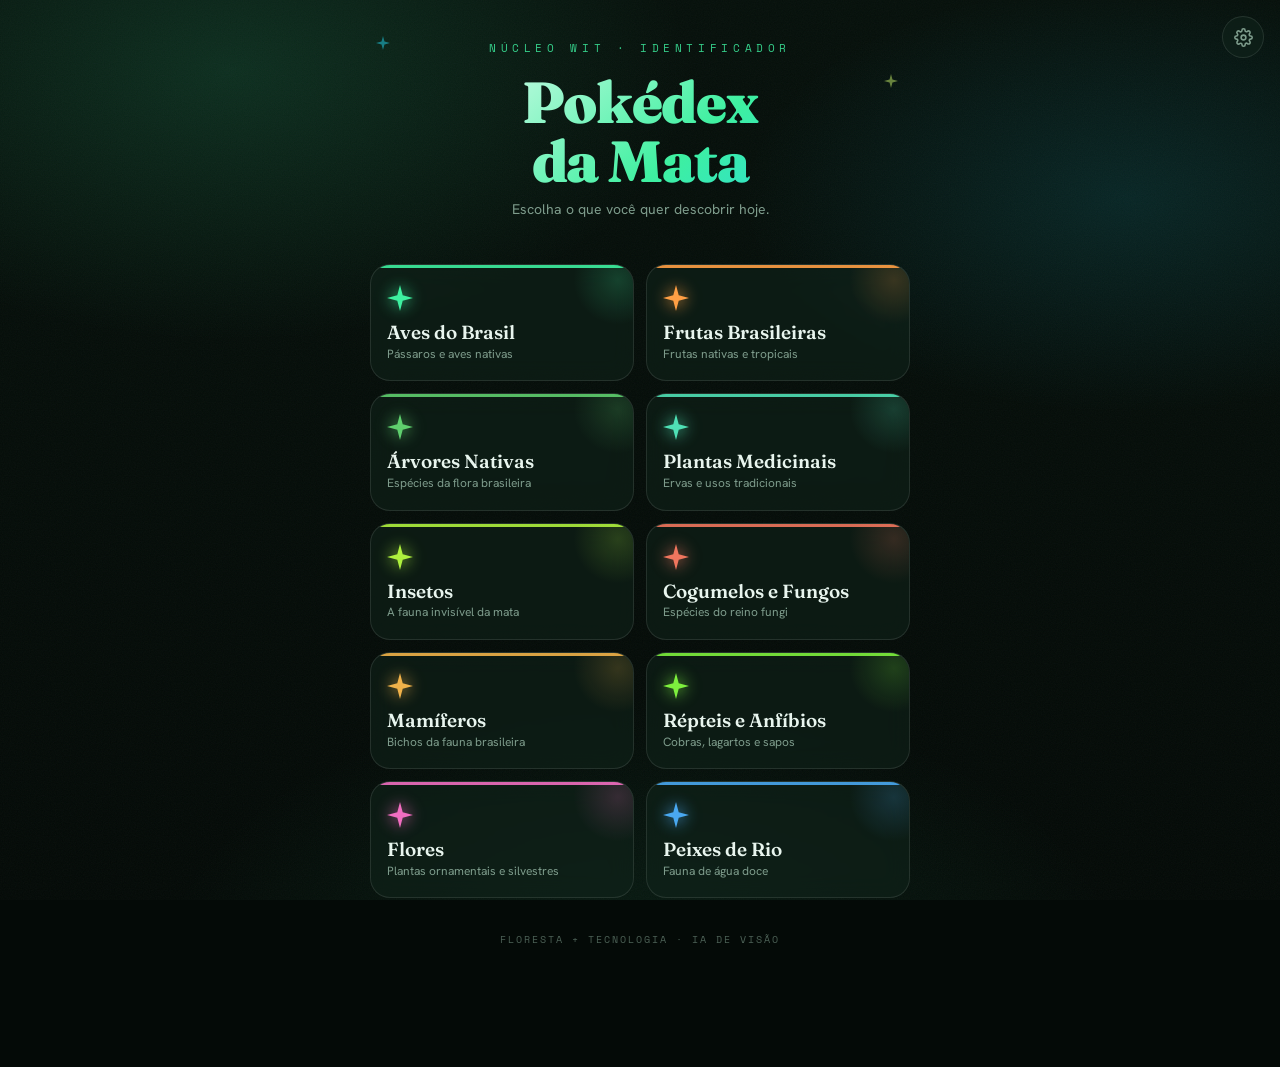
<file: pokedex-da-mata (2).html>
<!DOCTYPE html>
<html lang="pt-BR">
<head>
<meta charset="UTF-8">
<meta name="viewport" content="width=device-width, initial-scale=1.0, maximum-scale=1.0, user-scalable=no">
<title>Pokédex da Mata</title>
<link rel="preconnect" href="https://fonts.googleapis.com">
<link rel="preconnect" href="https://fonts.gstatic.com" crossorigin>
<link href="https://fonts.googleapis.com/css2?family=Fraunces:opsz,wght@9..144,400;9..144,600;9..144,900&family=Hanken+Grotesk:wght@400;500;600;700&family=Space+Mono:wght@400;700&display=swap" rel="stylesheet">
<style>
:root{
  --bg-0:#040a07;
  --bg-1:#06100b;
  --glow-primary:#3ef0a0;
  --glow-secondary:#22d3ee;
  --glow-warm:#c8f06b;
  --text:#e8f5ee;
  --text-dim:#7e9c8c;
  --surface:rgba(18,38,28,0.55);
  --surface-line:rgba(255,255,255,0.10);
  --danger:#f0723e;
}
*{margin:0;padding:0;box-sizing:border-box;-webkit-tap-highlight-color:transparent}
html,body{height:100%}
body{background:var(--bg-0);color:var(--text);font-family:'Hanken Grotesk',sans-serif;min-height:100vh;overflow-x:hidden;position:relative;transition:background .6s}
body::before{content:"";position:fixed;inset:0;z-index:0;pointer-events:none;transition:.6s;background:radial-gradient(60% 50% at 18% 8%, color-mix(in srgb, var(--glow-primary) 14%, transparent), transparent 60%),radial-gradient(50% 40% at 88% 22%, color-mix(in srgb, var(--glow-secondary) 12%, transparent), transparent 60%),radial-gradient(70% 60% at 50% 110%, color-mix(in srgb, var(--glow-primary) 9%, transparent), transparent 55%),linear-gradient(180deg,var(--bg-1),var(--bg-0))}
body::after{content:"";position:fixed;inset:0;z-index:0;pointer-events:none;opacity:0.04;background-image:url("data:image/svg+xml,%3Csvg xmlns='http://www.w3.org/2000/svg' width='120' height='120'%3E%3Cfilter id='n'%3E%3CfeTurbulence type='fractalNoise' baseFrequency='0.85' numOctaves='3'/%3E%3C/filter%3E%3Crect width='100%25' height='100%25' filter='url(%23n)'/%3E%3C/svg%3E")}
.app{position:relative;z-index:1;max-width:580px;margin:0 auto;padding:0 20px 120px;min-height:100vh;display:flex;flex-direction:column}
.screen{display:none}
.screen.active{display:flex;flex-direction:column;animation:fade .45s ease}
header{padding:40px 0 18px;text-align:center;position:relative}
.spark{position:absolute;width:14px;height:14px;opacity:.5}
.spark svg{width:100%;height:100%;display:block}
.spark.s1{top:36px;left:6px;color:var(--glow-secondary)}
.spark.s2{top:74px;right:12px;color:var(--glow-warm)}
.eyebrow{font-family:'Space Mono',monospace;font-size:11px;letter-spacing:.42em;text-transform:uppercase;color:var(--glow-primary);opacity:.85}
h1{font-family:'Fraunces',serif;font-weight:900;font-size:clamp(40px,11vw,58px);line-height:1.02;letter-spacing:-.02em;margin:10px 0 8px;padding-top:.12em;background:linear-gradient(140deg,#fff,var(--glow-primary) 60%,var(--glow-secondary));-webkit-background-clip:text;background-clip:text;-webkit-text-fill-color:transparent}
.subtitle{color:var(--text-dim);font-size:14px;max-width:340px;margin:0 auto;line-height:1.5}
.cat-grid{margin-top:26px;display:grid;grid-template-columns:repeat(2,1fr);gap:12px}
.theme-card{position:relative;border-radius:20px;padding:20px 16px 18px;cursor:pointer;overflow:hidden;background:var(--surface);border:1px solid var(--surface-line);backdrop-filter:blur(12px);-webkit-backdrop-filter:blur(12px);transition:transform .2s,border-color .25s,box-shadow .3s}
.theme-card:active{transform:scale(.97)}
.theme-card::before{content:"";position:absolute;top:0;left:0;right:0;height:3px;background:var(--c);opacity:.9}
.theme-card::after{content:"";position:absolute;top:-30px;right:-30px;width:90px;height:90px;border-radius:50%;background:radial-gradient(circle,var(--c),transparent 70%);opacity:.18;transition:.3s}
.theme-card:hover::after{opacity:.32}
.tc-spark{width:26px;height:26px;color:var(--c);margin-bottom:12px;filter:drop-shadow(0 0 8px var(--c))}
.tc-name{font-family:'Fraunces',serif;font-size:19px;font-weight:600;line-height:1.05;margin-bottom:3px}
.tc-desc{font-size:12px;color:var(--text-dim);line-height:1.35}
.bar{display:flex;align-items:center;gap:12px;padding:28px 0 6px}
.back{width:42px;height:42px;border-radius:50%;display:grid;place-items:center;background:var(--surface);border:1px solid var(--surface-line);color:var(--text);cursor:pointer;flex-shrink:0;transition:transform .15s}
.back:active{transform:translateX(-3px)}
.back svg{width:18px;height:18px}
.bar-title{font-family:'Fraunces',serif;font-size:22px;font-weight:600;line-height:1}
.bar-sub{font-family:'Space Mono',monospace;font-size:10px;letter-spacing:.2em;text-transform:uppercase;color:var(--glow-primary);margin-top:3px}
.warn{margin-top:14px;border-radius:14px;padding:12px 14px;font-size:12.5px;line-height:1.45;color:#f0c5a0;background:rgba(240,114,62,.08);border:1px solid rgba(240,114,62,.22);display:flex;gap:9px;align-items:flex-start}
.warn svg{width:16px;height:16px;flex-shrink:0;margin-top:1px;color:var(--danger)}
.capture-card{margin-top:16px;border-radius:26px;padding:26px 22px 24px;text-align:center;background:var(--surface);border:1px solid var(--surface-line);backdrop-filter:blur(14px);-webkit-backdrop-filter:blur(14px);box-shadow:0 30px 80px -40px rgba(0,0,0,.9), inset 0 1px 0 rgba(255,255,255,.04);position:relative;overflow:hidden}
.corner{position:absolute;width:34px;height:34px;border:1.5px solid var(--glow-primary);opacity:.4}
.corner.tl{top:14px;left:14px;border-right:0;border-bottom:0;border-radius:8px 0 0 0}
.corner.br{bottom:14px;right:14px;border-left:0;border-top:0;border-radius:0 0 8px 0}
.lens{width:114px;height:114px;margin:4px auto 18px;border-radius:50%;position:relative;display:grid;place-items:center;background:radial-gradient(circle at 50% 40%, color-mix(in srgb,var(--glow-primary) 20%,transparent), rgba(4,10,7,.6) 70%);border:1px solid var(--surface-line)}
.lens::before{content:"";position:absolute;inset:-6px;border-radius:50%;border:1px dashed color-mix(in srgb,var(--glow-primary) 30%,transparent);animation:spin 22s linear infinite}
.lens svg{width:44px;height:44px;color:var(--glow-primary);filter:drop-shadow(0 0 10px var(--glow-primary))}
@keyframes spin{to{transform:rotate(360deg)}}
.cap-title{font-family:'Fraunces',serif;font-size:20px;font-weight:600;margin-bottom:4px}
.cap-hint{color:var(--text-dim);font-size:13px;margin-bottom:20px}
.btn-row{display:flex;gap:10px}
.btn{flex:1;border:none;border-radius:14px;padding:15px 12px;cursor:pointer;font-family:'Hanken Grotesk',sans-serif;font-weight:700;font-size:14px;display:flex;align-items:center;justify-content:center;gap:8px;transition:transform .15s,box-shadow .25s}
.btn svg{width:18px;height:18px}
.btn-primary{background:linear-gradient(135deg,var(--glow-primary),var(--glow-secondary));color:#04140d;box-shadow:0 14px 34px -14px var(--glow-primary)}
.btn-primary:active{transform:translateY(2px)}
.btn-ghost{background:color-mix(in srgb,var(--glow-primary) 6%,transparent);color:var(--text);border:1px solid var(--surface-line)}
.btn-ghost:active{transform:translateY(2px)}
input[type=file]{display:none}
.stage{margin-top:20px}
.preview-wrap{position:relative;border-radius:22px;overflow:hidden;border:1px solid var(--surface-line);background:#000;display:none}
.preview-wrap.show{display:block;animation:fade .4s ease}
.preview-wrap img{width:100%;display:block;max-height:340px;object-fit:cover}
.scan{position:absolute;inset:0;display:none}
.scan.on{display:block}
.scan-line{position:absolute;left:0;right:0;height:3px;background:linear-gradient(90deg,transparent,var(--glow-primary),transparent);box-shadow:0 0 18px var(--glow-primary);animation:scan 1.6s ease-in-out infinite}
.scan-veil{position:absolute;inset:0;background:rgba(4,10,7,.45)}
@keyframes scan{0%{top:4%}50%{top:94%}100%{top:4%}}
.analysing{display:none;text-align:center;margin-top:16px;font-family:'Space Mono',monospace;font-size:12px;letter-spacing:.2em;text-transform:uppercase;color:var(--glow-primary)}
.analysing.on{display:block;animation:pulse 1.4s ease-in-out infinite}
@keyframes pulse{50%{opacity:.4}}
.result{margin-top:18px;display:none}
.result.show{display:block}
.result .card{border-radius:22px;padding:22px;background:var(--surface);border:1px solid var(--surface-line);backdrop-filter:blur(14px);-webkit-backdrop-filter:blur(14px)}
.r-head{display:flex;align-items:flex-start;justify-content:space-between;gap:12px;margin-bottom:4px}
.r-name{font-family:'Fraunces',serif;font-size:28px;font-weight:900;line-height:1.04;letter-spacing:-.02em}
.r-sci{font-family:'Space Mono',monospace;font-size:13px;color:var(--glow-secondary);font-style:italic;margin-top:2px}
.badge{flex-shrink:0;font-family:'Space Mono',monospace;font-size:11px;font-weight:700;padding:6px 11px;border-radius:999px;border:1px solid var(--surface-line);color:var(--glow-primary);background:color-mix(in srgb,var(--glow-primary) 8%,transparent);white-space:nowrap}
.r-section{margin-top:18px}
.r-label{font-family:'Space Mono',monospace;font-size:10px;letter-spacing:.28em;text-transform:uppercase;color:var(--text-dim);margin-bottom:9px;display:flex;align-items:center;gap:8px}
.r-label::after{content:"";flex:1;height:1px;background:var(--surface-line)}
.conservation{display:inline-flex;align-items:center;gap:8px;font-weight:600;font-size:15px}
.dot{width:9px;height:9px;border-radius:50%;background:var(--glow-primary);box-shadow:0 0 10px var(--glow-primary)}
.facts{list-style:none;display:flex;flex-direction:column;gap:11px}
.facts li{position:relative;padding-left:20px;font-size:14.5px;line-height:1.5;color:#d4e8de}
.facts li::before{content:"";position:absolute;left:0;top:8px;width:7px;height:7px;border-radius:2px;transform:rotate(45deg);background:var(--glow-warm)}
.chips{display:flex;flex-wrap:wrap;gap:8px}
.chip{font-size:13px;padding:7px 13px;border-radius:10px;background:color-mix(in srgb,var(--glow-secondary) 7%,transparent);border:1px solid color-mix(in srgb,var(--glow-secondary) 18%,transparent);color:#cdeef5}
.reveal{opacity:0;transform:translateY(10px);animation:rise .5s forwards}
@keyframes rise{to{opacity:1;transform:none}}
@keyframes fade{from{opacity:0}to{opacity:1}}
.uncertain{border-radius:22px;padding:26px 22px;text-align:center;background:rgba(240,114,62,.06);border:1px solid rgba(240,114,62,.25)}
.uncertain .ic{width:46px;height:46px;margin:0 auto 12px;color:var(--danger)}
.uncertain h3{font-family:'Fraunces',serif;font-size:20px;margin-bottom:6px}
.uncertain p{color:var(--text-dim);font-size:14px;line-height:1.5}
.again{margin-top:16px;width:100%;border:1px solid var(--surface-line);background:color-mix(in srgb,var(--glow-primary) 5%,transparent);color:var(--text);border-radius:14px;padding:14px;font-family:'Hanken Grotesk';font-weight:700;font-size:14px;cursor:pointer}
.again:active{transform:translateY(2px)}
.album{margin-top:38px}
.album-head{display:flex;align-items:baseline;justify-content:space-between;margin-bottom:14px}
.album-head h2{font-family:'Fraunces',serif;font-size:22px;font-weight:600}
.album-count{font-family:'Space Mono',monospace;font-size:12px;color:var(--glow-primary)}
.album-grid{display:grid;grid-template-columns:repeat(3,1fr);gap:10px}
.album-empty{color:var(--text-dim);font-size:13px;text-align:center;padding:24px;border:1px dashed var(--surface-line);border-radius:16px}
.album-item{border-radius:14px;overflow:hidden;border:1px solid var(--surface-line);background:var(--surface);position:relative;aspect-ratio:1}
.album-item img{width:100%;height:100%;object-fit:cover;opacity:.92}
.album-item span{position:absolute;left:0;right:0;bottom:0;padding:14px 8px 6px;font-size:10.5px;font-weight:600;line-height:1.15;background:linear-gradient(transparent,rgba(4,10,7,.92));text-align:center}
.gear{position:fixed;top:16px;right:16px;z-index:30;width:42px;height:42px;border-radius:50%;display:grid;place-items:center;background:var(--surface);border:1px solid var(--surface-line);color:var(--text-dim);cursor:pointer;backdrop-filter:blur(8px)}
.gear svg{width:19px;height:19px}
.modal{position:fixed;inset:0;z-index:40;background:rgba(2,6,4,.82);backdrop-filter:blur(6px);display:none;align-items:center;justify-content:center;padding:22px}
.modal.show{display:flex;animation:fade .25s}
.modal-card{width:100%;max-width:420px;background:var(--bg-1);border:1px solid var(--surface-line);border-radius:22px;padding:26px}
.modal-card h3{font-family:'Fraunces',serif;font-size:22px;margin-bottom:6px}
.modal-card p{color:var(--text-dim);font-size:13px;line-height:1.5;margin-bottom:16px}
.modal-card p a{color:var(--glow-secondary)}
.modal-card input{width:100%;background:color-mix(in srgb,var(--glow-primary) 5%,transparent);border:1px solid var(--surface-line);border-radius:12px;padding:14px;color:var(--text);font-family:'Space Mono',monospace;font-size:13px;margin-bottom:14px}
.modal-card input:focus{outline:none;border-color:var(--glow-primary)}
.modal-actions{display:flex;gap:10px}
.modal-actions .btn{flex:1}
.toast{position:fixed;bottom:24px;left:50%;transform:translateX(-50%) translateY(20px);z-index:50;background:var(--bg-1);border:1px solid var(--surface-line);color:var(--text);padding:13px 20px;border-radius:14px;font-size:13.5px;font-weight:600;opacity:0;transition:.3s;pointer-events:none;box-shadow:0 20px 50px -20px #000}
.toast.show{opacity:1;transform:translateX(-50%) translateY(0)}
footer{margin-top:auto;padding-top:34px;text-align:center;font-family:'Space Mono',monospace;font-size:10px;letter-spacing:.2em;text-transform:uppercase;color:var(--text-dim);opacity:.6}
</style>
</head>
<body>

<div class="gear" id="gear" title="Configurar chave">
  <svg viewBox="0 0 24 24" fill="none" stroke="currentColor" stroke-width="2"><circle cx="12" cy="12" r="3"/><path d="M19.4 15a1.65 1.65 0 0 0 .33 1.82l.06.06a2 2 0 1 1-2.83 2.83l-.06-.06a1.65 1.65 0 0 0-1.82-.33 1.65 1.65 0 0 0-1 1.51V21a2 2 0 0 1-4 0v-.09A1.65 1.65 0 0 0 9 19.4a1.65 1.65 0 0 0-1.82.33l-.06.06a2 2 0 1 1-2.83-2.83l.06-.06a1.65 1.65 0 0 0 .33-1.82 1.65 1.65 0 0 0-1.51-1H3a2 2 0 0 1 0-4h.09A1.65 1.65 0 0 0 4.6 9a1.65 1.65 0 0 0-.33-1.82l-.06-.06a2 2 0 1 1 2.83-2.83l.06.06a1.65 1.65 0 0 0 1.82.33H9a1.65 1.65 0 0 0 1-1.51V3a2 2 0 0 1 4 0v.09a1.65 1.65 0 0 0 1 1.51 1.65 1.65 0 0 0 1.82-.33l.06-.06a2 2 0 1 1 2.83 2.83l-.06.06a1.65 1.65 0 0 0-.33 1.82V9a1.65 1.65 0 0 0 1.51 1H21a2 2 0 0 1 0 4h-.09a1.65 1.65 0 0 0-1.51 1z"/></svg>
</div>

<div class="app">

  <!-- ===================== TELA: CATÁLOGO ===================== -->
  <div class="screen active" id="screenCatalog">
    <header>
      <span class="spark s1"><svg viewBox="0 0 24 24" fill="currentColor"><path d="M12 0l2.5 9.5L24 12l-9.5 2.5L12 24l-2.5-9.5L0 12l9.5-2.5z"/></svg></span>
      <span class="spark s2"><svg viewBox="0 0 24 24" fill="currentColor"><path d="M12 0l2.5 9.5L24 12l-9.5 2.5L12 24l-2.5-9.5L0 12l9.5-2.5z"/></svg></span>
      <div class="eyebrow">Núcleo WIT · Identificador</div>
      <h1>Pokédex<br>da Mata</h1>
      <p class="subtitle">Escolha o que você quer descobrir hoje.</p>
    </header>
    <div class="cat-grid" id="catGrid"></div>
    <footer>Floresta + Tecnologia · IA de visão</footer>
  </div>

  <!-- ===================== TELA: IDENTIFICAR ===================== -->
  <div class="screen" id="screenIdentify">
    <div class="bar">
      <button class="back" id="btnBack"><svg viewBox="0 0 24 24" fill="none" stroke="currentColor" stroke-width="2"><path d="M19 12H5M12 19l-7-7 7-7"/></svg></button>
      <div>
        <div class="bar-title" id="barTitle">—</div>
        <div class="bar-sub" id="barSub">—</div>
      </div>
    </div>

    <div class="warn" id="warnBox" style="display:none">
      <svg viewBox="0 0 24 24" fill="none" stroke="currentColor" stroke-width="2"><path d="M10.29 3.86L1.82 18a2 2 0 0 0 1.71 3h16.94a2 2 0 0 0 1.71-3L13.71 3.86a2 2 0 0 0-3.42 0z"/><path d="M12 9v4M12 17h.01"/></svg>
      <span id="warnText"></span>
    </div>

    <div class="capture-card">
      <span class="corner tl"></span><span class="corner br"></span>
      <div class="lens">
        <svg viewBox="0 0 24 24" fill="none" stroke="currentColor" stroke-width="1.6"><path d="M23 19a2 2 0 0 1-2 2H3a2 2 0 0 1-2-2V8a2 2 0 0 1 2-2h4l2-3h6l2 3h4a2 2 0 0 1 2 2z"/><circle cx="12" cy="13" r="4"/></svg>
      </div>
      <div class="cap-title">Pronto pra descobrir?</div>
      <div class="cap-hint">Tire uma foto ou envie uma imagem da galeria.</div>
      <div class="btn-row">
        <button class="btn btn-primary" id="btnCam">
          <svg viewBox="0 0 24 24" fill="none" stroke="currentColor" stroke-width="2"><path d="M23 19a2 2 0 0 1-2 2H3a2 2 0 0 1-2-2V8a2 2 0 0 1 2-2h4l2-3h6l2 3h4a2 2 0 0 1 2 2z"/><circle cx="12" cy="13" r="4"/></svg>
          Tirar foto
        </button>
        <button class="btn btn-ghost" id="btnGallery">
          <svg viewBox="0 0 24 24" fill="none" stroke="currentColor" stroke-width="2"><rect x="3" y="3" width="18" height="18" rx="2"/><circle cx="8.5" cy="8.5" r="1.5"/><path d="M21 15l-5-5L5 21"/></svg>
          Galeria
        </button>
      </div>
      <input type="file" id="fileCam" accept="image/*" capture="environment">
      <input type="file" id="fileGal" accept="image/*">
    </div>

    <div class="stage">
      <div class="preview-wrap" id="previewWrap">
        <img id="preview" alt="">
        <div class="scan" id="scan"><div class="scan-veil"></div><div class="scan-line"></div></div>
      </div>
      <div class="analysing" id="analysing">Analisando imagem…</div>
    </div>

    <div class="result" id="result"></div>

    <div class="album">
      <div class="album-head">
        <h2>Álbum de descobertas</h2>
        <span class="album-count" id="albumCount">0 espécies</span>
      </div>
      <div id="albumBody"><div class="album-empty">Suas identificações aparecem aqui.</div></div>
    </div>
  </div>

</div>

<div class="modal" id="modal">
  <div class="modal-card">
    <h3>Chave da API Gemini</h3>
    <p>Cole aqui a chave do grupo. Pegue uma gratuita em <a href="https://aistudio.google.com/apikey" target="_blank">aistudio.google.com/apikey</a>. A chave fica só neste dispositivo.</p>
    <input type="password" id="keyInput" placeholder="AIza...">
    <div class="modal-actions">
      <button class="btn btn-ghost" id="keyCancel">Cancelar</button>
      <button class="btn btn-primary" id="keySave">Salvar</button>
    </div>
  </div>
</div>

<div class="toast" id="toast"></div>

<script>
/* ============================================================
   CATÁLOGO DE TEMAS — cada item é um app possível.
   Pra criar um novo tema, copie um objeto e troque os campos.
   ============================================================ */
const TEMAS = [
  { id:"aves", nome:"Aves do Brasil", desc:"Pássaros e aves nativas",
    alvo:"ave brasileira", especialista:"um ornitólogo brasileiro especialista nas aves do Brasil",
    cor:"#3ef0a0", cor2:"#22d3ee" },

  { id:"frutas", nome:"Frutas Brasileiras", desc:"Frutas nativas e tropicais",
    alvo:"fruta", especialista:"um engenheiro agrônomo especialista em frutas brasileiras e tropicais",
    cor:"#ff9f45", cor2:"#ffd24a" },

  { id:"arvores", nome:"Árvores Nativas", desc:"Espécies da flora brasileira",
    alvo:"árvore", especialista:"um dendrólogo especialista em árvores nativas do Brasil",
    cor:"#5fcf6e", cor2:"#c8f06b" },

  { id:"medicinais", nome:"Plantas Medicinais", desc:"Ervas e usos tradicionais",
    alvo:"planta medicinal", especialista:"um etnobotânico especialista em plantas medicinais brasileiras",
    cor:"#4fe0b5", cor2:"#8ef0d0",
    aviso:"As informações são educativas. Nunca use uma planta como remédio sem orientação de um profissional de saúde." },

  { id:"insetos", nome:"Insetos", desc:"A fauna invisível da mata",
    alvo:"inseto", especialista:"um entomólogo especialista na fauna de insetos do Brasil",
    cor:"#aef03e", cor2:"#e0f04a" },

  { id:"cogumelos", nome:"Cogumelos e Fungos", desc:"Espécies do reino fungi",
    alvo:"cogumelo ou fungo", especialista:"um micólogo especialista em fungos e cogumelos",
    cor:"#f0765e", cor2:"#f0a05e",
    aviso:"NUNCA consuma um cogumelo identificado por aplicativo. Espécies tóxicas se parecem com comestíveis." },

  { id:"mamiferos", nome:"Mamíferos", desc:"Bichos da fauna brasileira",
    alvo:"mamífero", especialista:"um mastozoólogo especialista nos mamíferos da fauna brasileira",
    cor:"#f0b24a", cor2:"#f0d24a" },

  { id:"repteis", nome:"Répteis e Anfíbios", desc:"Cobras, lagartos e sapos",
    alvo:"réptil ou anfíbio", especialista:"um herpetólogo especialista em répteis e anfíbios do Brasil. Sempre informe se a espécie é peçonhenta",
    cor:"#7ef03e", cor2:"#3ef0a0",
    aviso:"Em caso de picada, procure atendimento médico imediato. Nunca manuseie o animal." },

  { id:"flores", nome:"Flores", desc:"Plantas ornamentais e silvestres",
    alvo:"flor", especialista:"um botânico especialista em flores e plantas ornamentais",
    cor:"#f06ec0", cor2:"#f0a0d8" },

  { id:"peixes", nome:"Peixes de Rio", desc:"Fauna de água doce",
    alvo:"peixe de água doce", especialista:"um ictiólogo especialista em peixes de água doce brasileiros",
    cor:"#4aa8f0", cor2:"#3ed8f0" }
];

const MODELO = "gemini-2.5-flash";   // troque por "gemini-2.5-flash-lite" pra mais requisições/dia
const LIMIAR_CONFIANCA = 80;

// COLE SUA CHAVE AQUI pra enviar o app já configurado aos colegas.
// Deixe "" se NÃO quiser embutir (aí cada um cola a sua na engrenagem).
const CHAVE_PADRAO = "";
/* ============================================================ */

let API_KEY = "";
try { API_KEY = localStorage.getItem("gemini_key") || ""; } catch(e){}
if(!API_KEY) API_KEY = CHAVE_PADRAO;

let TEMA = null;
const album = [];

const $ = id => document.getElementById(id);
const SPARK = '<svg viewBox="0 0 24 24" fill="currentColor"><path d="M12 0l2.5 9.5L24 12l-9.5 2.5L12 24l-2.5-9.5L0 12l9.5-2.5z"/></svg>';

function renderCatalog(){
  $("catGrid").innerHTML = TEMAS.map(t=>`
    <div class="theme-card" style="--c:${t.cor}" onclick="abrirTema('${t.id}')">
      <div class="tc-spark">${SPARK}</div>
      <div class="tc-name">${t.nome}</div>
      <div class="tc-desc">${t.desc}</div>
    </div>`).join("");
}

function abrirTema(id){
  TEMA = TEMAS.find(t=>t.id===id);
  const r = document.documentElement.style;
  r.setProperty("--glow-primary", TEMA.cor);
  r.setProperty("--glow-secondary", TEMA.cor2);
  r.setProperty("--glow-warm", TEMA.cor2);
  $("barTitle").textContent = TEMA.nome;
  $("barSub").textContent = "Identificando: "+TEMA.alvo;
  if(TEMA.aviso){ $("warnText").textContent = TEMA.aviso; $("warnBox").style.display="flex"; }
  else $("warnBox").style.display="none";
  $("result").classList.remove("show");
  $("previewWrap").classList.remove("show");
  $("screenCatalog").classList.remove("active");
  $("screenIdentify").classList.add("active");
  window.scrollTo({top:0});
}

$("btnBack").onclick = ()=>{
  $("screenIdentify").classList.remove("active");
  $("screenCatalog").classList.add("active");
  window.scrollTo({top:0});
};

let toastT;
function toast(msg){ const t=$("toast"); t.textContent=msg; t.classList.add("show"); clearTimeout(toastT); toastT=setTimeout(()=>t.classList.remove("show"),2600); }

$("gear").onclick = ()=>{ $("keyInput").value=API_KEY; $("modal").classList.add("show"); };
$("keyCancel").onclick = ()=> $("modal").classList.remove("show");
$("keySave").onclick = ()=>{ API_KEY=$("keyInput").value.trim(); try{localStorage.setItem("gemini_key",API_KEY);}catch(e){} $("modal").classList.remove("show"); toast(API_KEY?"Chave salva.":"Chave removida."); };

$("btnCam").onclick = ()=> requireKey() && $("fileCam").click();
$("btnGallery").onclick = ()=> requireKey() && $("fileGal").click();
$("fileCam").onchange = e => handleFile(e.target.files[0]);
$("fileGal").onchange = e => handleFile(e.target.files[0]);
function requireKey(){ if(!API_KEY){ $("modal").classList.add("show"); toast("Configure a chave da API primeiro."); return false; } return true; }

async function handleFile(file){
  if(!file) return;
  const dataUrl = await readAsDataURL(file);
  $("preview").src = dataUrl;
  $("previewWrap").classList.add("show");
  $("result").classList.remove("show");
  $("scan").classList.add("on");
  $("analysing").classList.add("on");
  window.scrollTo({top:$("previewWrap").offsetTop-80,behavior:"smooth"});
  const base64 = dataUrl.split(",")[1];
  const mime = file.type || "image/jpeg";
  try{ mostrarResultado(await identificar(base64,mime), dataUrl); }
  catch(err){ console.error(err); mostrarErro(err.message); }
  finally{ $("scan").classList.remove("on"); $("analysing").classList.remove("on"); }
}
function readAsDataURL(file){ return new Promise((res,rej)=>{ const r=new FileReader(); r.onload=()=>res(r.result); r.onerror=()=>rej(new Error("Não consegui ler a imagem.")); r.readAsDataURL(file); }); }

async function identificar(base64, mime){
  let prompt =
`Você é ${TEMA.especialista}. Analise a imagem e identifique a ${TEMA.alvo} presente nela.

Regras:
- Se não conseguir identificar com confiança de pelo menos ${LIMIAR_CONFIANCA}%, defina "identificado" como false e explique de forma gentil no campo "mensagem".
- Se a imagem claramente não contém uma ${TEMA.alvo}, defina "identificado" como false.
- Responda sempre em português do Brasil.
- O nome científico deve ser preciso.
- As curiosidades devem ser verdadeiras, específicas e interessantes — nada genérico.
- Em "status_conservacao", use a categoria da IUCN em português (ex.: Pouco preocupante, Vulnerável, Em perigo).`;
  if(TEMA.aviso) prompt += `\n- Inclua naturalmente este aviso de segurança em uma das curiosidades: "${TEMA.aviso}"`;

  const body = {
    contents:[{ parts:[ {text:prompt}, {inline_data:{mime_type:mime, data:base64}} ] }],
    generationConfig:{
      temperature:0.2, responseMimeType:"application/json",
      responseSchema:{ type:"object", properties:{
        identificado:{type:"boolean"}, confianca:{type:"integer"},
        nome_popular:{type:"string"}, nome_cientifico:{type:"string"},
        status_conservacao:{type:"string"}, curiosidades:{type:"array",items:{type:"string"}},
        especies_parecidas:{type:"array",items:{type:"string"}}, mensagem:{type:"string"}
      }, required:["identificado","confianca","nome_popular","nome_cientifico","status_conservacao","curiosidades","especies_parecidas","mensagem"] }
    }
  };
  const url=`https://generativelanguage.googleapis.com/v1beta/models/${MODELO}:generateContent?key=${API_KEY}`;
  const res=await fetch(url,{method:"POST",headers:{"Content-Type":"application/json"},body:JSON.stringify(body)});
  if(!res.ok){
    if(res.status===429) throw new Error("Limite de requisições atingido. Tente de novo em alguns instantes.");
    if(res.status===400||res.status===403) throw new Error("Chave inválida ou sem permissão. Verifique na engrenagem.");
    throw new Error("Erro na API ("+res.status+").");
  }
  const json=await res.json();
  const texto=json?.candidates?.[0]?.content?.parts?.[0]?.text;
  if(!texto) throw new Error("A IA não retornou resposta. Tente outra foto.");
  return JSON.parse(texto);
}

function mostrarResultado(d, dataUrl){
  const r=$("result"); r.classList.add("show");
  if(!d.identificado || d.confianca<LIMIAR_CONFIANCA){
    r.innerHTML=`<div class="uncertain"><div class="ic"><svg viewBox="0 0 24 24" fill="none" stroke="currentColor" stroke-width="2"><circle cx="12" cy="12" r="10"/><path d="M12 8v4M12 16h.01"/></svg></div><h3>Não consegui ter certeza</h3><p>${escapeHtml(d.mensagem||"Tente uma foto mais nítida, com a "+TEMA.alvo+" bem enquadrada e com boa luz.")}</p><button class="again" onclick="resetar()">Tentar outra foto</button></div>`;
    scrollToResult(); return;
  }
  const facts=(d.curiosidades||[]).map((c,i)=>`<li class="reveal" style="animation-delay:${.25+i*.08}s">${escapeHtml(c)}</li>`).join("");
  const chips=(d.especies_parecidas||[]).map(c=>`<span class="chip">${escapeHtml(c)}</span>`).join("");
  r.innerHTML=`<div class="card">
    <div class="r-head reveal"><div><div class="r-name">${escapeHtml(d.nome_popular)}</div><div class="r-sci">${escapeHtml(d.nome_cientifico)}</div></div><div class="badge">${d.confianca}% certeza</div></div>
    <div class="r-section reveal" style="animation-delay:.1s"><div class="r-label">Conservação</div><div class="conservation"><span class="dot"></span>${escapeHtml(d.status_conservacao)}</div></div>
    ${facts?`<div class="r-section reveal" style="animation-delay:.18s"><div class="r-label">Você sabia?</div><ul class="facts">${facts}</ul></div>`:""}
    ${chips?`<div class="r-section reveal" style="animation-delay:.3s"><div class="r-label">Parecidas</div><div class="chips">${chips}</div></div>`:""}
    <button class="again" onclick="resetar()">Identificar outra</button></div>`;
  adicionarAoAlbum(d, dataUrl); scrollToResult();
}
function mostrarErro(msg){ const r=$("result"); r.classList.add("show"); r.innerHTML=`<div class="uncertain"><div class="ic"><svg viewBox="0 0 24 24" fill="none" stroke="currentColor" stroke-width="2"><circle cx="12" cy="12" r="10"/><path d="M12 8v4M12 16h.01"/></svg></div><h3>Algo deu errado</h3><p>${escapeHtml(msg)}</p><button class="again" onclick="resetar()">Tentar de novo</button></div>`; scrollToResult(); }
function adicionarAoAlbum(d,dataUrl){ if(album.some(a=>a.sci===d.nome_cientifico))return; album.unshift({nome:d.nome_popular,sci:d.nome_cientifico,img:dataUrl}); renderAlbum(); }
function renderAlbum(){ $("albumCount").textContent=album.length+(album.length===1?" espécie":" espécies"); if(!album.length){ $("albumBody").innerHTML='<div class="album-empty">Suas identificações aparecem aqui.</div>'; return; } $("albumBody").innerHTML=`<div class="album-grid">`+album.map(a=>`<div class="album-item"><img src="${a.img}" alt=""><span>${escapeHtml(a.nome)}</span></div>`).join("")+`</div>`; }
function resetar(){ $("result").classList.remove("show"); $("previewWrap").classList.remove("show"); window.scrollTo({top:0,behavior:"smooth"}); }
function scrollToResult(){ setTimeout(()=>$("result").scrollIntoView({behavior:"smooth",block:"start"}),120); }
function escapeHtml(s){ return String(s??"").replace(/[&<>"']/g,c=>({"&":"&amp;","<":"&lt;",">":"&gt;",'"':"&quot;","'":"&#39;"}[c])); }

renderCatalog();
</script>
</body>
</html>
</file>
